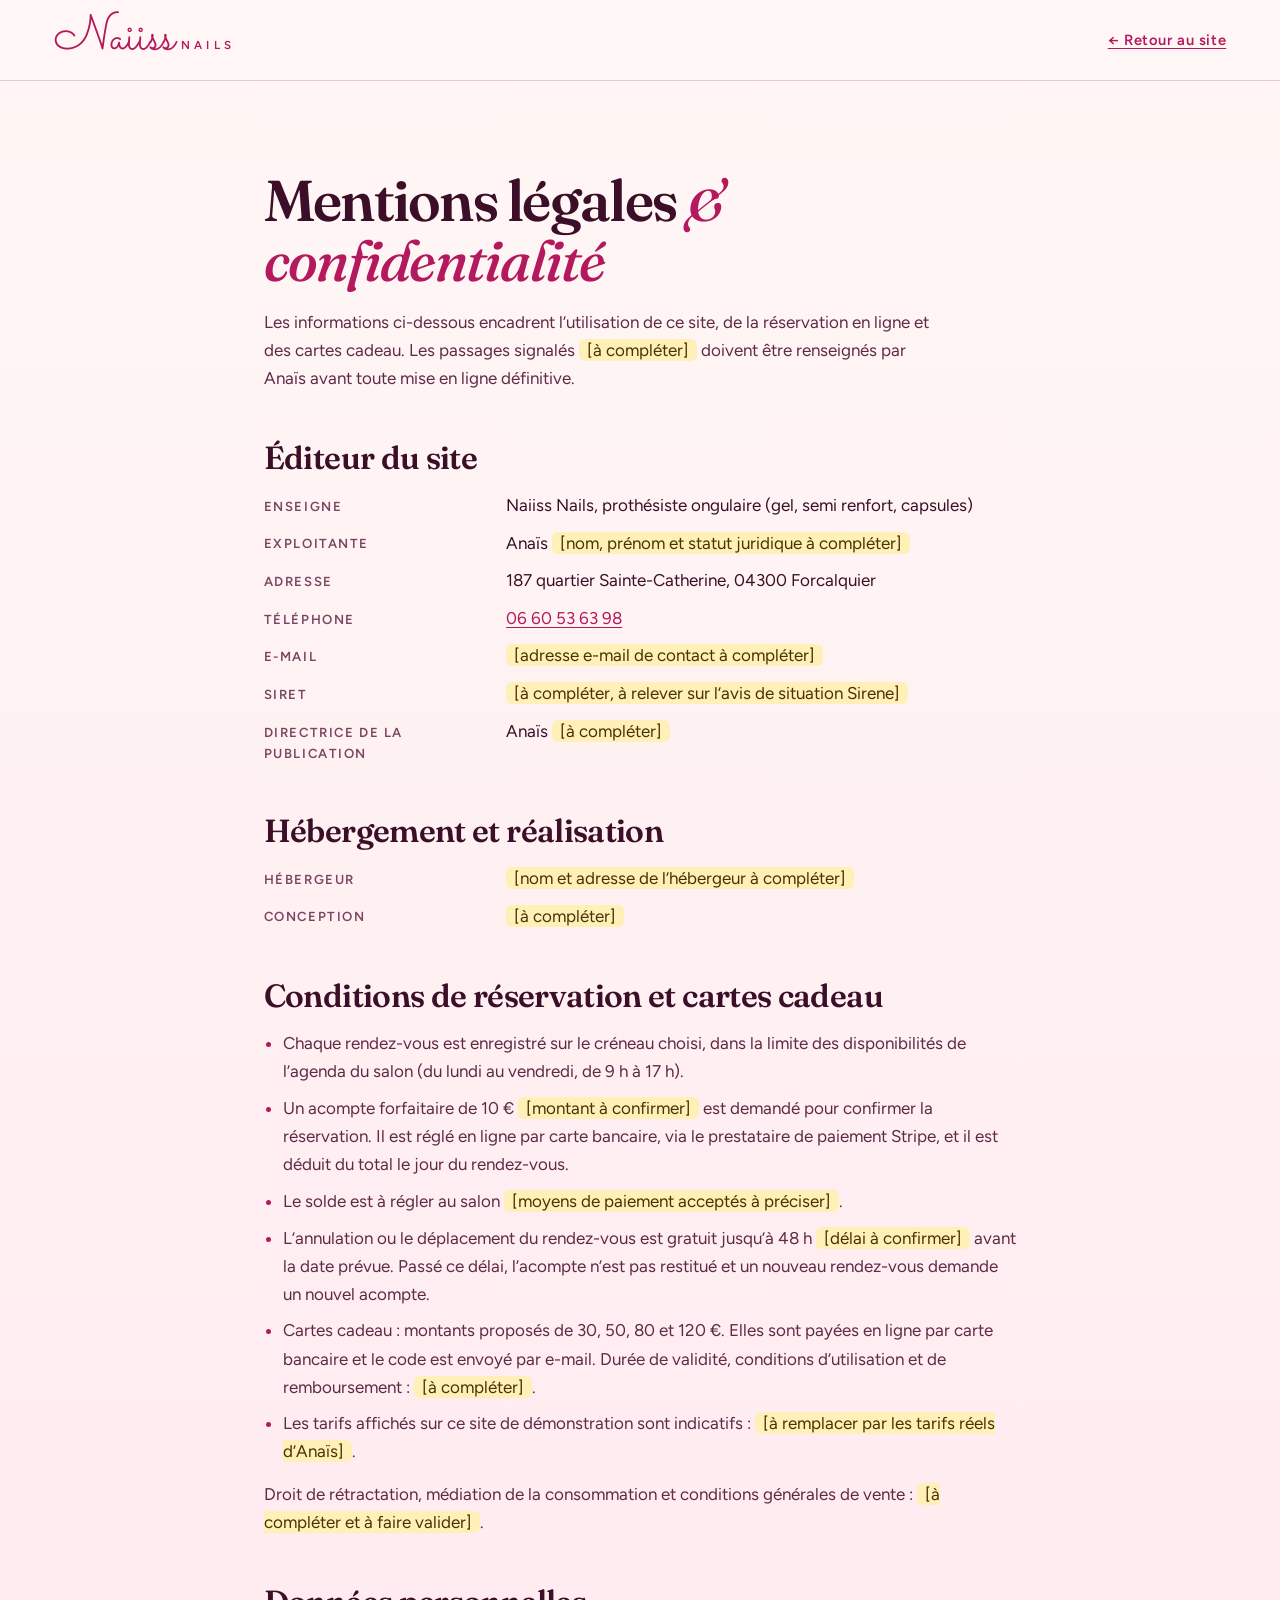
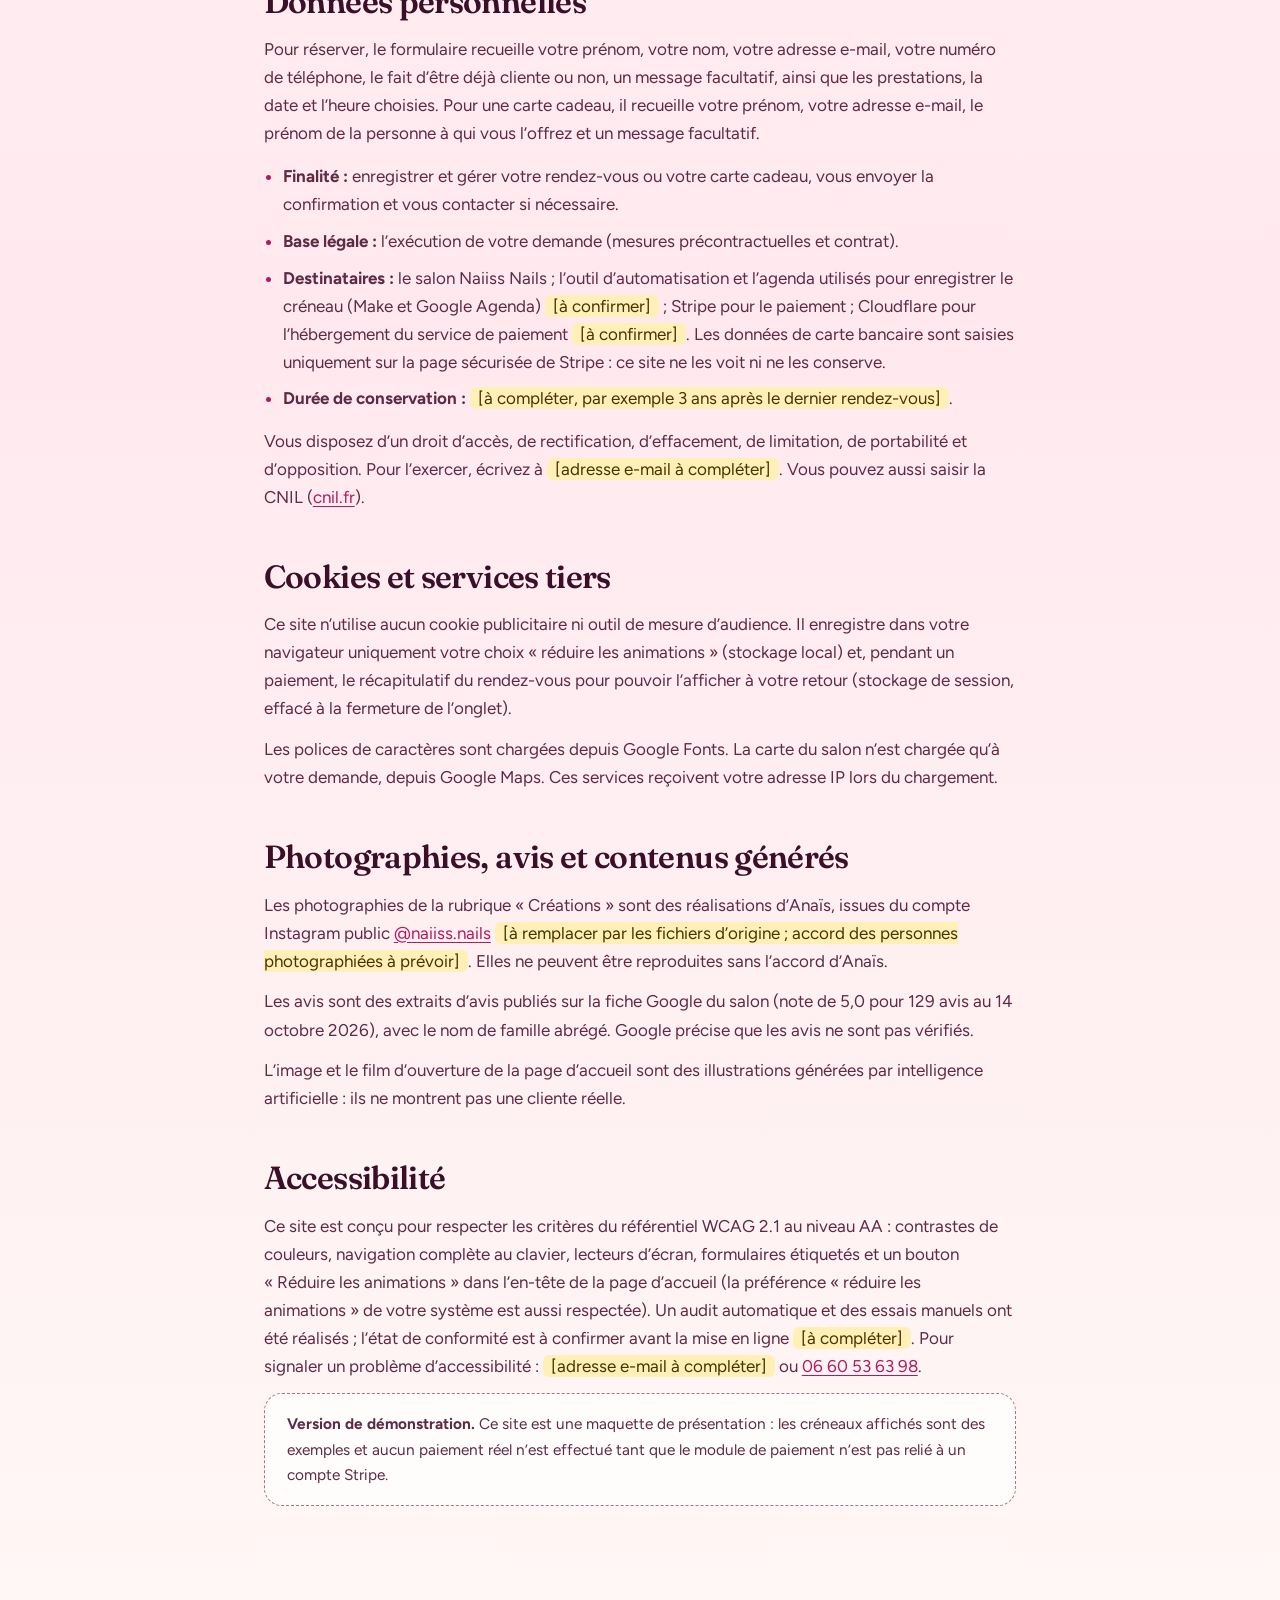
<file: mentions-legales.html>
<!doctype html>
<html lang="fr" data-motion="on">
<head>
<meta charset="utf-8">
<meta name="viewport" content="width=device-width, initial-scale=1, viewport-fit=cover">
<title>Mentions légales, conditions et confidentialité · Naiiss Nails</title>
<meta name="description" content="Mentions légales, conditions de réservation, cartes cadeau, confidentialité et accessibilité du site Naiiss Nails.">
<meta name="theme-color" content="#FFE9EF">
<!-- Démonstration : retirer cette ligne à la vraie mise en ligne -->
<meta name="robots" content="noindex, nofollow">
<link rel="icon" href="data:image/svg+xml,%3Csvg xmlns='http://www.w3.org/2000/svg' viewBox='0 0 64 64'%3E%3Cdefs%3E%3ClinearGradient id='g' x1='0' y1='0' x2='1' y2='1'%3E%3Cstop offset='0' stop-color='%23F58AB0'/%3E%3Cstop offset='1' stop-color='%23B3195C'/%3E%3C/linearGradient%3E%3C/defs%3E%3Cpath d='M32 4c9 12 18 21 18 32a18 18 0 0 1-36 0C14 25 23 16 32 4z' fill='url(%23g)'/%3E%3C/svg%3E">
<link rel="preconnect" href="https://fonts.googleapis.com">
<link rel="preconnect" href="https://fonts.gstatic.com" crossorigin>
<link href="https://fonts.googleapis.com/css2?family=Fraunces:ital,opsz,wght,SOFT,WONK@0,9..144,300..900,0..100,0..1;1,9..144,300..900,0..100,0..1&family=Figtree:wght@300..800&family=Sacramento&display=swap" rel="stylesheet">
<link rel="stylesheet" href="assets/css/style.css?v=5">
<style>
  body { background: linear-gradient(180deg, var(--cream), var(--blush) 60%, var(--cream)); }
  .lhead { display: flex; align-items: center; justify-content: space-between; gap: 16px; padding: 18px var(--gut); border-bottom: 1px solid var(--line); background: rgba(255, 247, 245, .9); }
  .lhead .logo { color: var(--berry); }
  .lhead .logo__script { color: var(--berry); }
  .lhead__back { display: inline-flex; align-items: center; min-height: 44px; font-weight: 600; font-size: .92rem; letter-spacing: .04em; }
  .legal { max-width: 860px; margin: 0 auto; padding: clamp(40px, 7vw, 100px) var(--gut) clamp(60px, 9vw, 130px); }
  .legal h1 { font: 600 clamp(2.2rem, 5vw, 3.6rem)/1.05 var(--ff-display); letter-spacing: -.03em; margin-bottom: 1rem; }
  .legal h1 em { color: var(--berry); font-weight: 500; }
  .legal__intro { color: var(--plum-2); margin-bottom: 2.2rem; max-width: 62ch; }
  .legal h2 { font: 600 clamp(1.5rem, 2.6vw, 2rem)/1.15 var(--ff-display); letter-spacing: -.02em; margin: 3rem 0 .9rem; color: var(--plum); scroll-margin-top: 90px; }
  .legal p, .legal li { color: var(--plum-2); }
  .legal p + p { margin-top: .8rem; }
  .legal ul { display: grid; gap: .55rem; margin: .9rem 0; padding-left: 1.2rem; list-style: disc; }
  .legal ul li::marker { color: var(--berry); }
  .legal dl { display: grid; grid-template-columns: minmax(150px, 220px) 1fr; gap: .6rem 1.4rem; margin: .9rem 0; }
  .legal dt { color: var(--plum-3); font-size: .82rem; letter-spacing: .12em; text-transform: uppercase; font-weight: 600; padding-top: .3rem; }
  .legal dd { margin: 0; }
  .todo { background: #FFF0B8; color: #4A3200; border-radius: 6px; padding: 1px 8px; font-style: normal; }
  .note { margin-top: 3rem; border: 1.5px dashed var(--line-strong); border-radius: 18px; padding: 1.1rem 1.4rem; background: rgba(255, 255, 255, .7); font-size: .96rem; }
  @media (max-width: 640px) { .legal dl { grid-template-columns: 1fr; gap: .1rem; } .legal dt { padding-top: .8rem; } }
</style>
</head>
<body>
<a class="skip" href="#main">Aller au contenu</a>
<header class="lhead">
  <a class="logo" href="index.html"><span class="logo__script">Naiiss</span> <span class="logo__sub">Nails</span><span class="sr-only"> : retour à l’accueil</span></a>
  <a class="lhead__back" href="index.html">← Retour au site</a>
</header>

<main class="legal" id="main">
  <h1>Mentions légales <em>&amp; confidentialité</em></h1>
  <p class="legal__intro">Les informations ci-dessous encadrent l’utilisation de ce site, de la réservation en ligne et des cartes cadeau. Les passages signalés <mark class="todo">[à compléter]</mark> doivent être renseignés par Anaïs avant toute mise en ligne définitive.</p>

  <h2 id="editeur">Éditeur du site</h2>
  <dl>
    <dt>Enseigne</dt><dd>Naiiss Nails, prothésiste ongulaire (gel, semi renfort, capsules)</dd>
    <dt>Exploitante</dt><dd>Anaïs <mark class="todo">[nom, prénom et statut juridique à compléter]</mark></dd>
    <dt>Adresse</dt><dd>187 quartier Sainte-Catherine, 04300 Forcalquier</dd>
    <dt>Téléphone</dt><dd><a href="tel:+33660536398">06 60 53 63 98</a></dd>
    <dt>E-mail</dt><dd><mark class="todo">[adresse e-mail de contact à compléter]</mark></dd>
    <dt>SIRET</dt><dd><mark class="todo">[à compléter, à relever sur l’avis de situation Sirene]</mark></dd>
    <dt>Directrice de la publication</dt><dd>Anaïs <mark class="todo">[à compléter]</mark></dd>
  </dl>

  <h2 id="hebergement">Hébergement et réalisation</h2>
  <dl>
    <dt>Hébergeur</dt><dd><mark class="todo">[nom et adresse de l’hébergeur à compléter]</mark></dd>
    <dt>Conception</dt><dd><mark class="todo">[à compléter]</mark></dd>
  </dl>

  <h2 id="conditions">Conditions de réservation et cartes cadeau</h2>
  <ul>
    <li>Chaque rendez-vous est enregistré sur le créneau choisi, dans la limite des disponibilités de l’agenda du salon (du lundi au vendredi, de 9&nbsp;h à 17&nbsp;h).</li>
    <li>Un acompte forfaitaire de 10&nbsp;€ <mark class="todo">[montant à confirmer]</mark> est demandé pour confirmer la réservation. Il est réglé en ligne par carte bancaire, via le prestataire de paiement Stripe, et il est déduit du total le jour du rendez-vous.</li>
    <li>Le solde est à régler au salon <mark class="todo">[moyens de paiement acceptés à préciser]</mark>.</li>
    <li>L’annulation ou le déplacement du rendez-vous est gratuit jusqu’à 48&nbsp;h <mark class="todo">[délai à confirmer]</mark> avant la date prévue. Passé ce délai, l’acompte n’est pas restitué et un nouveau rendez-vous demande un nouvel acompte.</li>
    <li>Cartes cadeau&nbsp;: montants proposés de 30, 50, 80 et 120&nbsp;€. Elles sont payées en ligne par carte bancaire et le code est envoyé par e-mail. Durée de validité, conditions d’utilisation et de remboursement&nbsp;: <mark class="todo">[à compléter]</mark>.</li>
    <li>Les tarifs affichés sur ce site de démonstration sont indicatifs&nbsp;: <mark class="todo">[à remplacer par les tarifs réels d’Anaïs]</mark>.</li>
  </ul>
  <p>Droit de rétractation, médiation de la consommation et conditions générales de vente&nbsp;: <mark class="todo">[à compléter et à faire valider]</mark>.</p>

  <h2 id="confidentialite">Données personnelles</h2>
  <p>Pour réserver, le formulaire recueille votre prénom, votre nom, votre adresse e-mail, votre numéro de téléphone, le fait d’être déjà cliente ou non, un message facultatif, ainsi que les prestations, la date et l’heure choisies. Pour une carte cadeau, il recueille votre prénom, votre adresse e-mail, le prénom de la personne à qui vous l’offrez et un message facultatif.</p>
  <ul>
    <li><b>Finalité&nbsp;:</b> enregistrer et gérer votre rendez-vous ou votre carte cadeau, vous envoyer la confirmation et vous contacter si nécessaire.</li>
    <li><b>Base légale&nbsp;:</b> l’exécution de votre demande (mesures précontractuelles et contrat).</li>
    <li><b>Destinataires&nbsp;:</b> le salon Naiiss Nails&nbsp;; l’outil d’automatisation et l’agenda utilisés pour enregistrer le créneau (Make et Google Agenda) <mark class="todo">[à confirmer]</mark>&nbsp;; Stripe pour le paiement&nbsp;; Cloudflare pour l’hébergement du service de paiement <mark class="todo">[à confirmer]</mark>. Les données de carte bancaire sont saisies uniquement sur la page sécurisée de Stripe&nbsp;: ce site ne les voit ni ne les conserve.</li>
    <li><b>Durée de conservation&nbsp;:</b> <mark class="todo">[à compléter, par exemple 3 ans après le dernier rendez-vous]</mark>.</li>
  </ul>
  <p>Vous disposez d’un droit d’accès, de rectification, d’effacement, de limitation, de portabilité et d’opposition. Pour l’exercer, écrivez à <mark class="todo">[adresse e-mail à compléter]</mark>. Vous pouvez aussi saisir la CNIL (<a href="https://www.cnil.fr" rel="noopener" target="_blank">cnil.fr<span class="sr-only"> (nouvelle fenêtre)</span></a>).</p>

  <h2 id="cookies">Cookies et services tiers</h2>
  <p>Ce site n’utilise aucun cookie publicitaire ni outil de mesure d’audience. Il enregistre dans votre navigateur uniquement votre choix «&nbsp;réduire les animations&nbsp;» (stockage local) et, pendant un paiement, le récapitulatif du rendez-vous pour pouvoir l’afficher à votre retour (stockage de session, effacé à la fermeture de l’onglet).</p>
  <p>Les polices de caractères sont chargées depuis Google Fonts. La carte du salon n’est chargée qu’à votre demande, depuis Google Maps. Ces services reçoivent votre adresse IP lors du chargement.</p>

  <h2 id="photos">Photographies, avis et contenus générés</h2>
  <p>Les photographies de la rubrique «&nbsp;Créations&nbsp;» sont des réalisations d’Anaïs, issues du compte Instagram public <a href="https://www.instagram.com/naiiss.nails/" rel="noopener" target="_blank">@naiiss.nails<span class="sr-only"> (nouvelle fenêtre)</span></a> <mark class="todo">[à remplacer par les fichiers d’origine ; accord des personnes photographiées à prévoir]</mark>. Elles ne peuvent être reproduites sans l’accord d’Anaïs.</p>
  <p>Les avis sont des extraits d’avis publiés sur la fiche Google du salon (note de 5,0 pour 129 avis au 14 octobre 2026), avec le nom de famille abrégé. Google précise que les avis ne sont pas vérifiés.</p>
  <p>L’image et le film d’ouverture de la page d’accueil sont des illustrations générées par intelligence artificielle&nbsp;: ils ne montrent pas une cliente réelle.</p>

  <h2 id="accessibilite">Accessibilité</h2>
  <p>Ce site est conçu pour respecter les critères du référentiel WCAG 2.1 au niveau AA&nbsp;: contrastes de couleurs, navigation complète au clavier, lecteurs d’écran, formulaires étiquetés et un bouton «&nbsp;Réduire les animations&nbsp;» dans l’en-tête de la page d’accueil (la préférence «&nbsp;réduire les animations&nbsp;» de votre système est aussi respectée). Un audit automatique et des essais manuels ont été réalisés ; l’état de conformité est à confirmer avant la mise en ligne <mark class="todo">[à compléter]</mark>. Pour signaler un problème d’accessibilité&nbsp;: <mark class="todo">[adresse e-mail à compléter]</mark> ou <a href="tel:+33660536398">06 60 53 63 98</a>.</p>

  <p class="note"><b>Version de démonstration.</b> Ce site est une maquette de présentation&nbsp;: les créneaux affichés sont des exemples et aucun paiement réel n’est effectué tant que le module de paiement n’est pas relié à un compte Stripe.</p>
</main>
<script>
  /* Préférence d'animations enregistrée sur le site principal */
  (function () {
    try { var s = localStorage.getItem('nn-motion'); if (s) document.documentElement.dataset.motion = s; else if (matchMedia('(prefers-reduced-motion: reduce)').matches) document.documentElement.dataset.motion = 'off'; } catch (e) { /* aucune */ }
  })();
</script>
</body>
</html>
</file>
<file: assets/css/style.css>
/* Naiiss Nails — feuille de style (sans dépendance).
   Contrastes vérifiés (WCAG 2.1 AA) : texte #3A0F27 sur #FFF7F5 = 15,6:1 ; accent #B3195C sur #FFF7F5 = 6,2:1 ; blanc sur #B3195C = 6,5:1 ;
   bordures de champs #B56E8E sur blanc = 3,8:1. Les animations se coupent avec prefers-reduced-motion ou le bouton « Animations ». */

:root {
  --cream: #FFF7F5; --blush: #FFE9EF; --petal: #FFD6E3; --white: #fff;
  --plum: #3A0F27; --plum-2: #5E2A45; --plum-3: #7A4560;
  --berry: #B3195C; --berry-2: #C21F68; --pink: #E0457F; --rose: #F4A6C3; --ink: #2A0B1D;
  --gold: #C8922E; --champ: #F5DDB0;
  --line: #EBC9D8; --line-strong: #B56E8E; --error: #A8102F;
  --ff-display: 'Fraunces', 'Iowan Old Style', Georgia, serif;
  --ff-script: 'Sacramento', 'Snell Roundhand', cursive;
  --ff-sans: 'Figtree', system-ui, -apple-system, 'Segoe UI', Roboto, sans-serif;
  --gut: clamp(18px, 4.2vw, 56px);
  --wrap: 1240px;
  --ease: cubic-bezier(.2, .8, .2, 1);
  --focus: #1F0A16; --focus-halo: #fff;
  --shadow: 0 30px 70px -28px rgba(120, 20, 70, .45);
  --header-h: 76px;
}
*, *::before, *::after { box-sizing: border-box; }
html { -webkit-text-size-adjust: 100%; scroll-behavior: smooth; scroll-padding-top: 88px; }
body { margin: 0; background: var(--cream); color: var(--plum); font: 400 1.0625rem/1.65 var(--ff-sans); font-variation-settings: 'SOFT' 100, 'WONK' 1; -webkit-font-smoothing: antialiased; text-rendering: optimizeLegibility; overflow-x: clip; }
body.is-locked { overflow: hidden; }
img, canvas, svg { display: block; max-width: 100%; }
svg { fill: currentColor; }
h1, h2, h3, h4, p, ul, ol, dl, dd, figure { margin: 0; padding: 0; }
ul, ol { list-style: none; }
a { color: var(--berry); text-underline-offset: .18em; }
a:hover { color: var(--plum); }
button, input, textarea, select { font: inherit; color: inherit; }
button { cursor: pointer; }
[hidden] { display: none !important; }
.wrap { width: min(var(--wrap), 100% - 2 * var(--gut)); margin-inline: auto; }
.sr-only { position: absolute !important; width: 1px; height: 1px; margin: -1px; padding: 0; overflow: hidden; clip: rect(0 0 0 0); white-space: nowrap; border: 0; }
.skip { position: fixed; left: 12px; top: -60px; z-index: 200; background: var(--plum); color: #fff; padding: .8em 1.2em; border-radius: 0 0 14px 14px; text-decoration: none; transition: top .2s; }
.skip:focus { top: 0; }

/* Focus visible : anneau à deux tons, lisible sur fond clair comme foncé */
:focus-visible { outline: 3px solid var(--focus); outline-offset: 3px; box-shadow: 0 0 0 6px var(--focus-halo); border-radius: 6px; }
.hero, .ritual, .contact, .foot, .lb, .menu, .pre, .top:not(.is-solid) { --focus: #fff; --focus-halo: #2A0B1D; }
.btn:focus-visible, .roundbtn:focus-visible, .iconbtn:focus-visible { border-radius: 999px; }

/* ---------- Typographie ---------- */
.display { font: 600 clamp(2.3rem, 4.8vw, 4.3rem)/1.05 var(--ff-display); letter-spacing: -.028em; color: var(--plum); text-wrap: balance; }
.display em { font-style: italic; font-weight: 500; color: var(--berry); letter-spacing: -.02em; }
.display--light { color: #fff; }
.display--light em { color: var(--petal); }
.lead { font-size: clamp(1.05rem, 1.5vw, 1.22rem); color: var(--plum-2); max-width: 58ch; line-height: 1.7; }
.eyebrow { font: 500 .78rem/1 var(--ff-sans); letter-spacing: .24em; text-transform: uppercase; color: var(--berry); display: inline-flex; align-items: center; gap: .9em; margin-bottom: 1.4rem; }
.eyebrow::before { content: ''; width: 34px; height: 1.5px; background: currentColor; opacity: .7; }
.eyebrow--light { color: var(--petal); }
.hero .eyebrow--light { color: #fff; padding: .7em 1.1em; border-radius: 999px; background: rgba(42, 11, 29, .74); -webkit-backdrop-filter: blur(10px); backdrop-filter: blur(10px); justify-self: start; margin-bottom: 0; }
.hero .eyebrow--light::before { width: 22px; }
.fineprint { font-size: .86rem; color: var(--plum-3); line-height: 1.5; }
.sec-head { max-width: 780px; margin-bottom: clamp(36px, 5vw, 64px); display: grid; gap: 1.2rem; }
.sec-head--center { margin-inline: auto; text-align: center; justify-items: center; }
section { position: relative; }
main { overflow-x: clip; }   /* le bandeau incliné dépasse : on le coupe ici (clip ne casse pas position: sticky) */

/* ---------- Boutons ---------- */
.btn { position: relative; isolation: isolate; overflow: hidden; display: inline-flex; align-items: center; justify-content: center; gap: .65em; min-height: 48px; padding: .8em 1.6em; border: 1.5px solid transparent; border-radius: 999px; background: none; font: 500 .96rem/1.1 var(--ff-sans); letter-spacing: .02em; text-decoration: none; white-space: nowrap; transition: transform .4s var(--ease), box-shadow .4s var(--ease), background-color .3s, color .3s, border-color .3s; }
.btn svg { width: 1.2em; height: 1.2em; flex: none; }
.btn--small { min-height: 44px; padding: .6em 1.25em; font-size: .9rem; }
.btn--big { min-height: 56px; padding: 1em 2em; font-size: 1.02rem; }
.btn--primary { color: #fff; background: linear-gradient(135deg, var(--berry), var(--berry-2)); box-shadow: 0 14px 34px -14px rgba(179, 25, 92, .75), inset 0 -3px 0 rgba(90, 0, 40, .22); }
/* reflet « vernis gel » sur le haut du bouton (hors de la zone du texte : le contraste du libellé reste ≥ 4,5:1) */
.btn--primary::after { content: ''; position: absolute; left: 12%; right: 12%; top: 4%; height: 26%; border-radius: 999px; background: linear-gradient(to bottom, rgba(255, 255, 255, .34), rgba(255, 255, 255, 0)); pointer-events: none; z-index: -1; }
.btn--primary::before { content: ''; position: absolute; inset: 0; z-index: -1; background: linear-gradient(110deg, transparent 30%, rgba(255, 255, 255, .38) 50%, transparent 70%); transform: translateX(-120%); transition: transform .8s var(--ease); }
.btn--primary:hover { color: #fff; transform: translateY(-2px); box-shadow: 0 20px 40px -14px rgba(179, 25, 92, .85); }
.btn--primary:hover::before { transform: translateX(120%); }
.btn--primary:disabled { background: #D9BBC8; color: #5B3A4B; box-shadow: none; cursor: not-allowed; transform: none; }
.btn--primary:disabled::before { display: none; }
.btn--glass { color: #fff; background: rgba(42, 11, 29, .42); -webkit-backdrop-filter: blur(12px) brightness(.62); backdrop-filter: blur(12px) brightness(.62); border-color: rgba(255, 255, 255, .6); }
.btn--glass:hover { color: #fff; background: rgba(42, 11, 29, .62); transform: translateY(-2px); }
.btn--ghost-dark { color: var(--plum); border-color: var(--line-strong); background: rgba(255, 255, 255, .6); }
.btn--ghost-dark:hover { color: #fff; background: var(--plum); border-color: var(--plum); transform: translateY(-2px); }
.btn--text { color: var(--plum-2); padding-inline: .6em; min-height: 44px; }
.btn--text:hover { color: var(--berry); }
.roundbtn, .iconbtn { display: inline-grid; place-items: center; width: 50px; height: 50px; border-radius: 50%; border: 1.5px solid var(--line-strong); background: #fff; color: var(--plum); transition: transform .3s var(--ease), background .3s, color .3s, border-color .3s; }
.roundbtn svg, .iconbtn svg { width: 22px; height: 22px; }
.roundbtn:hover:not(:disabled) { background: var(--plum); color: #fff; border-color: var(--plum); transform: scale(1.06); }
.roundbtn:disabled { opacity: .45; cursor: not-allowed; }
.roundbtn--sm { width: 44px; height: 44px; }
.iconbtn { width: 46px; height: 46px; background: transparent; border-color: transparent; color: inherit; }
.iconbtn:hover { background: rgba(255, 255, 255, .18); }
.iconbtn[aria-pressed="true"] { background: var(--petal); color: var(--plum); }

/* ---------- Écran d'ouverture ---------- */
.pre { position: fixed; inset: 0; z-index: 120; display: grid; place-items: center; pointer-events: all; }
.pre__curtain { position: absolute; top: 0; bottom: 0; width: 50.4%; background: linear-gradient(160deg, #FFE9EF, #FFC9DC 70%, #F7A8C6); transition: transform 1s var(--ease) .15s; }
.pre__curtain--l { left: 0; } .pre__curtain--r { right: 0; transform-origin: right; background: linear-gradient(200deg, #FFE9EF, #FFC9DC 70%, #F7A8C6); }
.pre__in { position: relative; z-index: 2; text-align: center; color: var(--plum); transition: opacity .5s, transform .8s var(--ease); }
.pre__logo { font: 400 clamp(5.6rem, 18vw, 11.5rem)/1 var(--ff-script); color: var(--berry); text-shadow: 0 0 22px rgba(244, 166, 195, .9), 0 0 60px rgba(224, 69, 127, .45); animation: preIn 1.1s var(--ease) both; }
.pre__sub { font: 500 .78rem/1 var(--ff-sans); letter-spacing: .5em; text-transform: uppercase; margin-top: .4rem; color: var(--plum-2); animation: preIn 1.1s var(--ease) .2s both; }
.pre__bar { width: min(220px, 56vw); height: 3px; margin: 2rem auto 0; background: rgba(58, 15, 39, .15); border-radius: 3px; overflow: hidden; }
.pre__bar i { display: block; height: 100%; width: 100%; transform-origin: 0 50%; transform: scaleX(var(--p, 0)); background: linear-gradient(90deg, var(--rose), var(--berry)); transition: transform .3s; }
.pre.is-done { pointer-events: none; }
.pre.is-done .pre__in { opacity: 0; transform: scale(1.06); }
.pre.is-done .pre__curtain--l { transform: translateX(-101%); }
.pre.is-done .pre__curtain--r { transform: translateX(101%); }
@keyframes preIn { from { opacity: 0; transform: translateY(18px) scale(.96); filter: blur(6px); } to { opacity: 1; transform: none; filter: none; } }
html:not(.js) .pre { display: none; }

.progress { position: fixed; top: 0; left: 0; right: 0; height: 3px; z-index: 70; pointer-events: none; }
.progress i { display: block; height: 100%; transform-origin: 0 50%; transform: scaleX(var(--p, 0)); background: linear-gradient(90deg, var(--rose), var(--berry) 60%, var(--gold)); }

/* ---------- En-tête ---------- */
.top { position: fixed; inset: 0 0 auto 0; z-index: 60; color: #fff; transition: background-color .4s, box-shadow .4s, color .4s, transform .5s var(--ease); }
.top::before { content: ''; position: absolute; inset: 0 0 -120px 0; z-index: -1; background: linear-gradient(to bottom, rgba(58, 10, 36, .8) 0, rgba(58, 10, 36, .66) 38%, rgba(58, 10, 36, 0) 100%); transition: opacity .4s; pointer-events: none; }
.top.is-solid { color: var(--plum); background: rgba(255, 247, 245, .86); -webkit-backdrop-filter: saturate(1.5) blur(16px); backdrop-filter: saturate(1.5) blur(16px); box-shadow: 0 1px 0 rgba(181, 110, 142, .28); }
.top.is-solid::before { opacity: 0; }
.top.is-hidden { transform: translateY(-100%); }
.top__in { display: flex; align-items: center; justify-content: space-between; gap: 18px; width: min(1500px, 100%); margin-inline: auto; padding: 12px var(--gut); min-height: var(--header-h); }
.logo { display: inline-flex; align-items: baseline; gap: .35em; color: inherit; text-decoration: none; }
.logo__script { font: 400 3.1rem/.8 var(--ff-script); }
.logo__sub { font: 600 .72rem/1 var(--ff-sans); letter-spacing: .38em; text-transform: uppercase; }
/* enseigne néon rose, comme le logo d'Anaïs, tant que l'en-tête est sur le film */
.top:not(.is-solid) .logo__script { color: #FFE3EE; text-shadow: 0 0 6px rgba(255, 255, 255, .55), 0 0 18px rgba(255, 110, 170, .95), 0 0 42px rgba(244, 90, 150, .7); }
.top:not(.is-solid) .logo__sub { text-shadow: 0 1px 14px rgba(42, 11, 29, .8); }
.top.is-solid .logo__script { color: var(--berry); }
.nav ul { display: flex; gap: clamp(14px, 2.4vw, 34px); }
.nav a { position: relative; display: inline-block; padding: .55em .1em; color: inherit; text-decoration: none; font-weight: 500; font-size: .95rem; letter-spacing: .02em; }
.nav a::after { content: ''; position: absolute; left: 0; right: 0; bottom: .2em; height: 1.5px; background: currentColor; transform: scaleX(0); transform-origin: 0 50%; transition: transform .45s var(--ease); }
.nav a:hover::after, .nav a:focus-visible::after, .nav a[aria-current="true"]::after { transform: scaleX(1); }
.nav a:hover { color: inherit; }
.top:not(.is-solid) .nav a { text-shadow: 0 1px 14px rgba(42, 11, 29, .55); }
.top__actions { display: flex; align-items: center; gap: 8px; }
.top__burger { display: none; }
@media (max-width: 1020px) { .nav { display: none; } .top__burger { display: inline-grid; } }
@media (max-width: 460px) { .top__cta { display: none; } }

.menu { position: fixed; inset: 0; z-index: 100; display: grid; align-content: center; justify-items: center; gap: 2rem; padding: 90px var(--gut) 40px; color: var(--cream); background: radial-gradient(900px 600px at 80% -10%, rgba(224, 69, 127, .45), transparent 60%), var(--ink); animation: menuIn .5s var(--ease) both; }
.menu__close { position: absolute; top: 14px; right: 14px; color: #fff; }
.menu ul { display: grid; gap: .2rem; text-align: center; }
.menu a { display: inline-block; padding: .25em .6em; font: italic 500 clamp(2.2rem, 9vw, 3.4rem)/1.15 var(--ff-display); color: var(--cream); text-decoration: none; }
.menu a:hover { color: var(--rose); }
.menu__foot a { font: 500 1rem/1 var(--ff-sans); display: inline-flex; align-items: center; gap: .5em; padding: .8em 1.2em; border: 1.5px solid rgba(255, 214, 227, .5); border-radius: 999px; }
.menu__foot svg { width: 1.2em; height: 1.2em; }
@keyframes menuIn { from { opacity: 0; transform: scale(1.03); } to { opacity: 1; transform: none; } }

/* ---------- Héros ---------- */
.hero { position: relative; height: 430vh; background: var(--ink); color: #fff; }
.hero__stage { position: sticky; top: 0; height: 100vh; height: 100svh; overflow: hidden; isolation: isolate; }
.hero__poster, .hero__canvas { position: absolute; inset: 0; width: 100%; height: 100%; object-fit: cover; }
.hero__canvas { opacity: 0; transition: opacity .6s; }
.hero__canvas.is-drawn { opacity: 1; }
/* en portrait, les images du film sont recadrées autour de l'ongle (56 % de la largeur) : l'image fixe suit le même cadrage, pas de saut au fondu */
@media (max-width: 820px) and (orientation: portrait) { .hero__poster { object-position: 58% 50%; } }
.hero__shade { position: absolute; inset: 0; background:
  linear-gradient(to top, rgba(58, 10, 36, .92) 0%, rgba(58, 10, 36, .8) 22%, rgba(58, 10, 36, .5) 42%, rgba(58, 10, 36, .18) 62%, rgba(58, 10, 36, 0) 80%),
  linear-gradient(to right, rgba(84, 8, 48, .7) 0%, rgba(84, 8, 48, .54) 38%, rgba(84, 8, 48, .2) 62%, rgba(84, 8, 48, 0) 80%); pointer-events: none; }
.hero__glitter { position: absolute; inset: 0; width: 100%; height: 100%; pointer-events: none; mix-blend-mode: screen; }
.hero__content { position: absolute; left: var(--gut); right: var(--gut); bottom: clamp(56px, 11vh, 120px); max-width: 860px; display: grid; gap: 1.5rem; }
.hero__title { font: 600 clamp(2.7rem, 7.4vw, 6.5rem)/.98 var(--ff-display); letter-spacing: -.035em; color: #fff; text-shadow: 0 4px 40px rgba(42, 11, 29, .5); text-wrap: balance; }
.hero__title em { display: block; font-style: italic; font-weight: 500; color: var(--petal); letter-spacing: -.03em; }
.hero__lead { max-width: 46ch; font-size: clamp(1.02rem, 1.5vw, 1.25rem); color: #fff; text-shadow: 0 2px 20px rgba(42, 11, 29, .65); }
.hero__cta { display: flex; flex-wrap: wrap; gap: 14px; }
html.js [data-hero] { opacity: 0; transform: translateY(26px); filter: blur(6px); transition: opacity 1.1s var(--ease), transform 1.1s var(--ease), filter 1.1s var(--ease); transition-delay: calc(var(--hd, 0) * 1ms); }
html.js.is-ready [data-hero] { opacity: 1; transform: none; filter: none; }
.hero__chapters { position: absolute; right: var(--gut); top: 50%; transform: translateY(-50%); width: min(300px, 32vw); display: grid; }
.hero__chapters li { grid-area: 1 / 1; display: grid; gap: .3rem; padding: 1.2rem 1.4rem; border-left: 2px solid var(--rose); background: rgba(42, 11, 29, .82); -webkit-backdrop-filter: blur(10px); backdrop-filter: blur(10px); border-radius: 0 20px 20px 0; opacity: 0; transform: translateX(26px); transition: opacity .6s var(--ease), transform .6s var(--ease); }
.hero__chapters li.is-on { opacity: 1; transform: none; }
.hero__chapters b { font: italic 500 1rem/1 var(--ff-display); color: var(--petal); letter-spacing: .1em; }
.hero__chapters span { font: italic 500 1.9rem/1.05 var(--ff-display); color: #fff; }
.hero__chapters small { font-size: .92rem; color: var(--cream); line-height: 1.45; }
.hero__meter { position: absolute; right: calc(var(--gut) * .5); top: 22%; bottom: 22%; width: 2px; background: rgba(255, 255, 255, .28); border-radius: 2px; }
.hero__meter i { position: absolute; left: 0; top: 0; width: 100%; height: 100%; transform-origin: 50% 0; transform: scaleY(var(--p, 0)); background: var(--rose); border-radius: 2px; }
.hero__cue { position: absolute; left: 50%; bottom: 22px; translate: -50% 0; display: grid; justify-items: center; gap: 4px; color: #fff; text-decoration: none; font: 500 .72rem/1 var(--ff-sans); letter-spacing: .3em; text-transform: uppercase; text-shadow: 0 2px 12px rgba(42, 11, 29, .7); transition: opacity .5s; }
.hero__cue:hover { color: #fff; }
.hero__cue svg { width: 22px; height: 22px; animation: bob 2s ease-in-out infinite; }
.hero__cue.is-off { opacity: 0; visibility: hidden; pointer-events: none; transition: opacity .5s, visibility 0s .5s; }   /* invisible = plus focalisable */
@keyframes bob { 0%, 100% { transform: translateY(0); } 50% { transform: translateY(7px); } }
@media (max-width: 860px) {
  .hero { height: 360vh; }
  .hero__chapters { top: 92px; bottom: auto; right: var(--gut); left: var(--gut); width: auto; transform: none; }   /* en haut, sous l'en-tête : ne recouvre ni le titre qui s'efface ni l'ongle */
  .hero__chapters small { display: none; }
  .hero__chapters li { padding: .8rem 1rem; }
  .hero__chapters span { font-size: 1.5rem; }
  .hero__meter { display: none; }
  .hero__content { bottom: 76px; }
  .hero__cta .btn { flex: 1 1 auto; }
}

/* ---------- Bandeau défilant ---------- */
.marquee { position: relative; z-index: 3; margin: -2.2rem -3vw 0; transform: rotate(-1.8deg); background: linear-gradient(90deg, var(--berry), #D4306F 60%, var(--berry)); color: #fff; overflow: hidden; box-shadow: 0 -14px 50px -20px rgba(42, 11, 29, .6); }
.marquee__row { overflow: hidden; padding: .55rem 0; }
.marquee__row--rev { background: var(--plum); color: var(--rose); }
.marquee__track { display: flex; width: max-content; align-items: center; animation: slide 46s linear infinite; font: italic 560 clamp(1.7rem, 3.6vw, 2.9rem)/1.2 var(--ff-display); letter-spacing: -.02em; white-space: nowrap; }
.marquee__row--rev .marquee__track { animation-direction: reverse; animation-duration: 58s; }
.marquee__track i { display: inline-block; width: .5em; height: .5em; margin: 0 .9em; background: currentColor; clip-path: polygon(50% 0, 62% 38%, 100% 50%, 62% 62%, 50% 100%, 38% 62%, 0 50%, 38% 38%); opacity: .85; }
@keyframes slide { to { transform: translateX(-50%); } }

/* ---------- L'univers ---------- */
.manifesto { background: var(--cream); padding: clamp(110px, 13vw, 200px) 0 clamp(80px, 10vw, 150px); overflow: hidden; overflow: clip; }
.manifesto::before { content: ''; position: absolute; inset: 0; background: radial-gradient(700px 520px at 85% 15%, rgba(244, 166, 195, .38), transparent 62%), radial-gradient(600px 460px at 5% 80%, rgba(255, 214, 227, .7), transparent 60%); pointer-events: none; }
.manifesto__grid { position: relative; display: grid; grid-template-columns: 1.05fr .95fr; gap: clamp(40px, 7vw, 110px); align-items: center; }
.manifesto__text { display: grid; gap: 1.6rem; justify-items: start; }
.facts { display: flex; flex-wrap: wrap; gap: clamp(18px, 3.4vw, 44px); margin: .6rem 0; }
.facts li { display: grid; gap: .15rem; }
.facts b { font: 600 clamp(2.4rem, 4.4vw, 3.5rem)/1 var(--ff-display); letter-spacing: -.03em; color: var(--berry); font-variant-numeric: lining-nums tabular-nums; }
.facts span { font-size: .92rem; color: var(--plum-2); display: inline-flex; align-items: center; gap: .35em; }
.facts .star { width: 1em; height: 1em; color: var(--gold); }
.manifesto__art { position: relative; min-height: clamp(420px, 52vw, 640px); }
.polaroid { position: absolute; margin: 0; padding: 12px 12px 44px; background: #fff; border-radius: 6px; box-shadow: var(--shadow); will-change: transform; }
.polaroid img { width: 100%; height: 100%; object-fit: cover; border-radius: 3px; }
.polaroid--a { left: 0; top: 0; width: 58%; aspect-ratio: 3 / 4; transform: translate3d(0, var(--py, 0px), 0) rotate(-5deg); }
.polaroid--b { right: 0; bottom: 0; width: 52%; aspect-ratio: 3 / 4; transform: translate3d(0, var(--py, 0px), 0) rotate(4deg); }
.badge { position: absolute; z-index: 2; right: 6%; top: 6%; width: clamp(130px, 15vw, 190px); aspect-ratio: 1; display: grid; place-items: center; color: var(--berry); transform: translate3d(0, var(--py, 0px), 0); }
.badge__ring { position: absolute; inset: 0; width: 100%; height: 100%; animation: spin 26s linear infinite; }
.badge__ring text { font: 500 13.5px var(--ff-sans); letter-spacing: .24em; text-transform: uppercase; fill: var(--plum); }
.badge__core { width: 44%; aspect-ratio: 1; display: grid; place-items: center; border-radius: 50%; background: linear-gradient(135deg, var(--berry), var(--berry-2)); color: #fff; box-shadow: 0 12px 30px -10px rgba(179, 25, 92, .7); }
.badge__core svg { width: 46%; height: 46%; }
@keyframes spin { to { transform: rotate(360deg); } }
@media (max-width: 480px) { .badge { right: 1%; top: 0; width: 110px; } .polaroid--a { width: 62%; } .polaroid--b { width: 56%; } }
@media (max-width: 900px) { .manifesto__grid { grid-template-columns: 1fr; } .manifesto__art { min-height: 440px; max-width: 520px; margin-inline: auto; width: 100%; } }

/* ---------- Prestations ---------- */
.services { background: linear-gradient(180deg, var(--cream), var(--blush) 55%, var(--cream)); padding: clamp(80px, 10vw, 150px) 0; }
.svc-grid { display: grid; grid-template-columns: repeat(3, 1fr); gap: clamp(16px, 2vw, 28px); perspective: 1400px; }
.svc { position: relative; isolation: isolate; min-height: clamp(520px, 46vw, 620px); border-radius: 30px; overflow: hidden; color: #fff; display: flex; flex-direction: column; justify-content: flex-end; padding: clamp(24px, 2.4vw, 36px); box-shadow: var(--shadow); transform: rotateX(var(--rx, 0deg)) rotateY(var(--ry, 0deg)); transition: transform .5s var(--ease); transform-style: preserve-3d; will-change: transform; }
.svc__img { position: absolute; inset: 0; z-index: -3; width: 100%; height: 100%; object-fit: cover; transition: transform 1.2s var(--ease); }
.svc::before { content: ''; position: absolute; inset: 0; z-index: -2; background: linear-gradient(to top, rgba(42, 11, 29, .95) 0%, rgba(42, 11, 29, .88) 50%, rgba(42, 11, 29, .6) 74%, rgba(42, 11, 29, .08) 95%); }
.svc::after { content: ''; position: absolute; inset: 0; z-index: -1; background: radial-gradient(420px 420px at var(--mx, 50%) var(--my, 30%), rgba(255, 255, 255, .28), transparent 60%); opacity: 0; transition: opacity .4s; pointer-events: none; }
.svc:hover .svc__img { transform: scale(1.08); }
.svc:hover::after { opacity: 1; }
.svc__n { position: absolute; top: 22px; left: 28px; font: italic 500 3.9rem/1 var(--ff-display); letter-spacing: -.04em; color: rgba(255, 255, 255, .94); text-shadow: 0 4px 30px rgba(42, 11, 29, .6); }
.svc .svc__kicker { font: 600 .74rem/1.2 var(--ff-sans); letter-spacing: .24em; text-transform: uppercase; color: var(--champ); margin-bottom: .8rem; max-width: none; }
.svc h3 { font: 600 clamp(1.9rem, 2.7vw, 2.6rem)/1.02 var(--ff-display); letter-spacing: -.03em; margin-bottom: .7rem; }
.svc p { color: #fff; font-size: 1rem; line-height: 1.6; margin-bottom: 1.2rem; max-width: 40ch; }
.svc__meta { display: flex; align-items: center; justify-content: space-between; gap: 12px; flex-wrap: wrap; }
.svc__price { font: 500 1rem/1.2 var(--ff-sans); color: var(--champ); }
.svc__price b { font: 500 2.1rem/1 var(--ff-display); color: #fff; }
@media (max-width: 1020px) { .svc-grid { grid-template-columns: 1fr; } .svc { min-height: 500px; } }
.extras { margin-top: clamp(40px, 5vw, 72px); display: grid; gap: 1.2rem; }
.extras__title { font: italic 500 clamp(1.7rem, 2.6vw, 2.3rem)/1.1 var(--ff-display); color: var(--plum); }
.chips { display: flex; flex-wrap: wrap; gap: 10px; }
.chips li { display: inline-flex; align-items: baseline; gap: .7em; padding: .7em 1.2em; border-radius: 999px; background: #fff; border: 1.5px solid var(--line); font-weight: 500; transition: transform .35s var(--ease), border-color .3s, box-shadow .3s; }
.chips li:hover { transform: translateY(-3px); border-color: var(--berry); box-shadow: 0 14px 30px -16px rgba(179, 25, 92, .6); }
.chips li span { color: var(--berry); font-weight: 600; }
.chips li small { color: var(--plum-3); font-size: .82rem; }

/* ---------- Le rituel (défilement horizontal épinglé) ---------- */
.ritual { background: radial-gradient(900px 640px at 12% 0%, rgba(255, 170, 205, .38), transparent 60%), radial-gradient(800px 560px at 100% 100%, rgba(255, 214, 227, .2), transparent 60%), linear-gradient(160deg, #6B0E3A 0%, #A5154F 55%, #8F1049 100%); color: var(--cream); height: 330vh; }
.ritual__pin { position: sticky; top: 0; height: 100vh; height: 100svh; display: flex; flex-direction: column; justify-content: center; gap: clamp(28px, 5vh, 56px); overflow: hidden; }
.ritual__head { display: grid; gap: .4rem; }
.ritual__rail { position: relative; }
.ritual__steps { display: flex; gap: clamp(16px, 2.4vw, 32px); width: max-content; padding-inline: var(--gut); will-change: transform; }
.rstep { width: min(430px, 80vw); display: grid; gap: .8rem; align-content: start; padding: clamp(26px, 3vw, 40px); border-radius: 30px; background: linear-gradient(160deg, rgba(255, 255, 255, .1), rgba(255, 255, 255, .03)); border: 1px solid rgba(255, 214, 227, .28); -webkit-backdrop-filter: blur(10px); backdrop-filter: blur(10px); min-height: clamp(260px, 36vh, 340px); }
.rstep__n { font: italic 600 clamp(3.4rem, 5.6vw, 4.8rem)/.9 var(--ff-display); letter-spacing: -.05em; background: linear-gradient(135deg, #fff, var(--petal) 55%, var(--champ)); -webkit-background-clip: text; background-clip: text; color: transparent; }
.rstep h3 { font: 600 clamp(1.7rem, 2.3vw, 2.1rem)/1.08 var(--ff-display); letter-spacing: -.025em; color: #fff; }
.rstep p { color: var(--cream); font-size: 1.02rem; line-height: 1.65; }
.ritual__line { position: absolute; left: var(--gut); right: var(--gut); bottom: clamp(20px, 5vh, 46px); width: calc(100% - 2 * var(--gut)); height: 40px; overflow: visible; }
.ritual__line path { fill: none; stroke: var(--rose); stroke-width: 2.5; stroke-linecap: round; stroke-dasharray: 1; stroke-dashoffset: calc(1 - var(--p, 0)); opacity: .85; }
@media (max-width: 860px) {
  .ritual { height: auto; padding: 90px 0; }
  .ritual__pin { position: static; height: auto; overflow: visible; }
  .ritual__steps { width: auto; flex-direction: column; padding-inline: var(--gut); }
  .rstep { width: 100%; min-height: 0; }
  .ritual__line { display: none; }
}

/* ---------- Créations ---------- */
.gallery-sec { background: var(--cream); padding: clamp(90px, 11vw, 160px) 0; overflow: hidden; overflow: clip; }
.gallery { display: grid; grid-template-columns: repeat(4, 1fr); gap: clamp(10px, 1.6vw, 20px); align-items: start; }
.gcol { display: grid; gap: clamp(10px, 1.6vw, 20px); will-change: transform; }
.gcol:nth-child(even) { margin-top: clamp(30px, 6vw, 80px); }
.gitem { position: relative; border-radius: 22px; overflow: hidden; background: var(--petal); box-shadow: 0 18px 44px -26px rgba(120, 20, 70, .6); }
.gitem button { display: block; width: 100%; padding: 0; border: 0; background: none; cursor: zoom-in; border-radius: inherit; }
.gitem img { width: 100%; height: auto; transition: transform 1s var(--ease), filter .6s; }
.gitem button::after { content: ''; position: absolute; inset: 0; background: linear-gradient(to top, rgba(42, 11, 29, .5), transparent 50%); opacity: 0; transition: opacity .4s; }
.gitem button:hover img, .gitem button:focus-visible img { transform: scale(1.07); }
.gitem button:hover::after, .gitem button:focus-visible::after { opacity: 1; }
.gitem .zoom { position: absolute; right: 12px; bottom: 12px; z-index: 2; width: 42px; height: 42px; display: grid; place-items: center; border-radius: 50%; background: #fff; color: var(--plum); opacity: 0; transform: scale(.7); transition: opacity .35s, transform .35s var(--ease); }
.gitem .zoom svg { width: 20px; height: 20px; }
.gitem button:hover .zoom, .gitem button:focus-visible .zoom { opacity: 1; transform: none; }
.gallery__more { margin-top: clamp(40px, 5vw, 64px); text-align: center; }
@media (max-width: 1000px) { .gallery { grid-template-columns: repeat(3, 1fr); } }
@media (max-width: 640px) { .gallery { grid-template-columns: repeat(2, 1fr); } }

.lb { position: fixed; inset: 0; z-index: 110; display: grid; grid-template-columns: auto 1fr auto; align-items: center; gap: 12px; padding: 18px; background: rgba(42, 11, 29, .92); -webkit-backdrop-filter: blur(14px); backdrop-filter: blur(14px); animation: menuIn .4s var(--ease) both; }
.lb__close { position: absolute; top: 14px; right: 14px; z-index: 2; color: #fff; background: rgba(255, 255, 255, .14); }
.lb__fig { display: grid; justify-items: center; gap: 12px; min-height: 0; }
.lb__fig img { width: auto; max-width: 100%; max-height: calc(100vh - 140px); max-height: calc(100svh - 140px); border-radius: 18px; object-fit: contain; box-shadow: 0 30px 80px rgba(0, 0, 0, .5); }
.lb figcaption { color: var(--cream); text-align: center; max-width: 60ch; font-size: .98rem; }
.lb .roundbtn { background: rgba(255, 255, 255, .14); color: #fff; border-color: rgba(255, 255, 255, .5); }
.lb .roundbtn:hover { background: #fff; color: var(--plum); }
@media (max-width: 640px) { .lb { grid-template-columns: 1fr; grid-template-rows: 1fr auto; } .lb__prev, .lb__next { position: absolute; bottom: 18px; } .lb__prev { left: 18px; } .lb__next { right: 18px; } }

/* ---------- Avis ---------- */
.reviews { background: linear-gradient(180deg, var(--blush), var(--cream)); padding: clamp(80px, 10vw, 150px) 0 clamp(50px, 6vw, 90px); overflow: hidden; overflow: clip; }
.reviews__head { display: flex; justify-content: space-between; align-items: flex-end; gap: 30px; flex-wrap: wrap; margin-bottom: clamp(30px, 4vw, 56px); }
.score { display: flex; align-items: center; gap: 18px; padding: 16px 26px; border-radius: 999px; background: #fff; box-shadow: var(--shadow); }
.score__n { font: 500 clamp(3rem, 5vw, 4.2rem)/1 var(--ff-display); color: var(--berry); }
.score__meta { display: grid; gap: 2px; }
.stars { display: inline-flex; gap: 2px; color: var(--gold); }
.stars svg { width: 20px; height: 20px; }
.score__meta a { font-weight: 500; font-size: .95rem; }
.slider__track { display: flex; gap: clamp(14px, 2vw, 26px); overflow-x: auto; scroll-snap-type: x mandatory; scroll-padding-inline: var(--gut); padding: 12px var(--gut) 34px; scrollbar-width: none; -webkit-overflow-scrolling: touch; overscroll-behavior-x: contain; }
.slider__track::-webkit-scrollbar { display: none; }
.review { flex: 0 0 min(430px, 84vw); scroll-snap-align: start; display: flex; flex-direction: column; gap: 1rem; padding: clamp(24px, 2.6vw, 34px); border-radius: 28px; background: #fff; border: 1px solid var(--line); box-shadow: 0 22px 50px -30px rgba(120, 20, 70, .55); transition: transform .5s var(--ease), box-shadow .5s; position: relative; }
.review:hover { transform: translateY(-6px) rotate(-.4deg); box-shadow: 0 30px 60px -28px rgba(120, 20, 70, .6); }
.review::before { content: '“'; position: absolute; top: 6px; right: 22px; font: italic 500 7rem/1 var(--ff-display); color: var(--petal); pointer-events: none; }
.review blockquote { margin: 0; font: italic 500 clamp(1.2rem, 1.7vw, 1.42rem)/1.38 var(--ff-display); color: var(--plum); position: relative; }
.review footer { margin-top: auto; display: flex; align-items: center; gap: 12px; }
.review__av { width: 46px; height: 46px; border-radius: 50%; display: grid; place-items: center; background: linear-gradient(135deg, var(--rose), var(--berry)); color: #fff; font: 600 1.05rem/1 var(--ff-sans); flex: none; }
.review__who { display: grid; line-height: 1.25; }
.review__who b { font-weight: 600; }
.review__who span { font-size: .84rem; color: var(--plum-3); }
.slider__ctrl { display: flex; align-items: center; justify-content: center; gap: 22px; }
.slider__count { min-width: 5ch; text-align: center; font-weight: 500; font-variant-numeric: tabular-nums; color: var(--plum-2); }
.reviews__note { margin-top: 28px; text-align: center; }

/* ---------- Réservation ---------- */
.book { background: linear-gradient(180deg, var(--cream), var(--blush) 40%, var(--petal)); padding: clamp(90px, 11vw, 160px) 0; overflow: hidden; overflow: clip; }
.book::before { content: ''; position: absolute; inset: 0; background: radial-gradient(520px 420px at 90% 8%, rgba(244, 166, 195, .5), transparent 65%); pointer-events: none; }
.services .wrap, .gallery-sec .wrap, .book .wrap, .reviews .wrap { position: relative; z-index: 1; }
.demo-banner { margin: -10px auto 26px; max-width: 880px; padding: 14px 20px; border-radius: 16px; background: #fff; border: 1.5px dashed var(--line-strong); font-size: .94rem; color: var(--plum); }
.stepper { display: flex; justify-content: center; gap: clamp(6px, 2vw, 22px); margin: 0 auto 30px; flex-wrap: wrap; }
.stepper li { display: flex; align-items: center; gap: 10px; padding: 8px 18px 8px 8px; border-radius: 999px; background: rgba(255, 255, 255, .6); color: var(--plum-2); font-weight: 500; font-size: .92rem; transition: background .3s, color .3s; }
.stepper__n { width: 32px; height: 32px; display: grid; place-items: center; border-radius: 50%; background: #fff; border: 1.5px solid var(--line-strong); font-weight: 600; font-size: .9rem; }
.stepper li.is-on { background: var(--plum); color: #fff; }
.stepper li.is-on .stepper__n { background: linear-gradient(135deg, var(--berry), var(--berry-2)); border-color: transparent; color: #fff; }
.stepper li.is-done { color: var(--plum); }
.stepper li.is-done .stepper__n { background: var(--berry); border-color: var(--berry); color: #fff; }
@media (max-width: 640px) { .stepper__t { display: none; } .stepper li { padding: 6px; } .stepper li.is-on .stepper__t { display: inline; padding-right: 10px; } }
.flow { display: grid; grid-template-columns: minmax(0, 1fr) 370px; gap: clamp(18px, 2.4vw, 34px); align-items: start; }
.flow__main { background: #fff; border-radius: 32px; padding: clamp(22px, 3vw, 44px); box-shadow: var(--shadow); border: 1px solid var(--line); min-height: 420px; }
.flow__side { position: sticky; top: 96px; }
@media (max-width: 980px) { .flow { grid-template-columns: minmax(0, 1fr); } .flow__side { position: static; } }
.step__title { font: 500 clamp(1.8rem, 2.8vw, 2.5rem)/1.1 var(--ff-display); margin-bottom: 1.4rem; }
.step:not(.is-on) { display: none; }
.step.is-on { animation: stepIn .55s var(--ease) both; }
@keyframes stepIn { from { opacity: 0; transform: translateY(16px); } to { opacity: 1; transform: none; } }

.tabs { display: flex; gap: 8px; flex-wrap: wrap; margin-bottom: 1.4rem; }
.tab { position: relative; min-height: 44px; padding: .55em 1.2em; border-radius: 999px; border: 1.5px solid var(--line-strong); background: #fff; color: var(--plum); font-weight: 500; font-size: .94rem; transition: background .3s, color .3s, border-color .3s, transform .3s var(--ease); }
.tab:hover { transform: translateY(-2px); }
.tab.is-on { background: var(--plum); color: #fff; border-color: var(--plum); }
.tab sup { margin-left: .4em; display: inline-grid; place-items: center; min-width: 1.5em; height: 1.5em; padding: 0 .3em; border-radius: 999px; background: var(--berry); color: #fff; font-size: .72rem; font-weight: 600; vertical-align: top; }
.tab sup:empty { display: none; }
.mgroup { display: none; }
.mgroup.is-on { display: block; animation: stepIn .5s var(--ease) both; }
.mgroup__head { margin-bottom: 1rem; display: grid; gap: .3rem; }
.mgroup__k { font: 500 .74rem/1 var(--ff-sans); letter-spacing: .22em; text-transform: uppercase; color: var(--berry); }
.mgroup__head h3 { font: 500 1.9rem/1.1 var(--ff-display); }
.mgroup__head p { color: var(--plum-2); max-width: 60ch; }
.mrow { display: grid; grid-template-columns: 1fr auto; gap: 8px 18px; align-items: center; padding: 18px 20px; margin-bottom: 10px; border-radius: 20px; border: 1.5px solid var(--line); background: var(--cream); transition: border-color .3s, background .3s, transform .35s var(--ease), box-shadow .3s; }
.mrow:hover { border-color: var(--line-strong); transform: translateY(-2px); }
.mrow.is-sel { border-color: var(--berry); background: var(--blush); box-shadow: 0 16px 34px -22px rgba(179, 25, 92, .7); }
.mrow__name { font: 600 1.05rem/1.3 var(--ff-sans); }
.mrow__more { margin-top: 2px; padding: 4px 0; min-height: 32px; background: none; border: 0; color: var(--berry); font-size: .88rem; text-decoration: underline; text-underline-offset: .2em; }
.mrow__right { display: flex; align-items: center; gap: 16px; }
.mrow__meta { display: grid; justify-items: end; line-height: 1.25; font-size: .9rem; color: var(--plum-2); }
.mrow__price { font: 500 1.5rem/1 var(--ff-display); color: var(--plum); }
.mrow__add { width: 48px; height: 48px; display: grid; place-items: center; border-radius: 50%; border: 1.5px solid var(--berry); background: #fff; color: var(--berry); transition: background .3s, color .3s, transform .3s var(--ease); }
.mrow__add svg { width: 22px; height: 22px; }
.mrow__add:hover { transform: scale(1.08); }
.mrow.is-sel .mrow__add { background: var(--berry); color: #fff; }
.mrow__desc { grid-column: 1 / -1; display: none; color: var(--plum-2); font-size: .96rem; padding-top: 6px; border-top: 1px dashed var(--line); }
.mrow.is-open .mrow__desc { display: block; }
.mrow__addon { display: inline-block; margin-left: .5em; padding: .1em .6em; border-radius: 999px; background: var(--petal); color: var(--plum); font-size: .72rem; font-weight: 500; vertical-align: middle; }

.when { display: grid; grid-template-columns: minmax(0, 420px) 1fr; gap: clamp(20px, 3vw, 44px); }
@media (max-width: 860px) { .when { grid-template-columns: 1fr; } }
.cal { background: var(--cream); border: 1.5px solid var(--line); border-radius: 24px; padding: 18px; }
.cal__head { display: flex; align-items: center; justify-content: space-between; margin-bottom: 10px; }
.cal__title { font: 500 1.5rem/1 var(--ff-display); }
.cal__title::first-letter, .slots__title::first-letter { text-transform: uppercase; }
.cal__dow, .cal__days { display: grid; grid-template-columns: repeat(7, 1fr); gap: 4px; text-align: center; }
.cal__dow span { font-size: .74rem; font-weight: 600; color: var(--plum-3); letter-spacing: .1em; padding: 6px 0; }
.cday { min-height: 44px; aspect-ratio: 1; border-radius: 50%; border: 1.5px solid transparent; background: none; font-weight: 500; font-variant-numeric: tabular-nums; color: var(--plum); transition: background .25s, color .25s, transform .25s var(--ease); }
.cday.is-blank { pointer-events: none; }
.cday:disabled { color: #8A6A7C; opacity: .6; cursor: not-allowed; text-decoration: line-through; text-decoration-color: rgba(138, 106, 124, .4); }
.cday.is-open { background: #fff; border-color: var(--line); }
.cday.is-open:hover { background: var(--petal); transform: scale(1.08); }
.cday.is-today { border-color: var(--plum); }
.cday.is-sel { background: var(--berry); border-color: var(--berry); color: #fff; }
.cal__legend { margin-top: 10px; text-align: center; }
.slots__title { font: 500 1.7rem/1.15 var(--ff-display); margin-bottom: .3rem; }
.slots__sub { color: var(--plum-2); font-size: .96rem; margin-bottom: 1rem; }
.slots__grid { display: grid; grid-template-columns: repeat(auto-fill, minmax(104px, 1fr)); gap: 10px; }
.slot { min-height: 48px; border-radius: 14px; border: 1.5px solid var(--line-strong); background: #fff; font-weight: 500; font-variant-numeric: tabular-nums; transition: background .25s, color .25s, border-color .25s, transform .25s var(--ease); }
.slot:hover { background: var(--petal); transform: translateY(-2px); }
.slot[aria-pressed="true"] { background: var(--berry); color: #fff; border-color: var(--berry); }
.slots__empty { grid-column: 1 / -1; color: var(--plum-2); padding: 14px; background: var(--cream); border-radius: 14px; }

.form { display: grid; grid-template-columns: 1fr 1fr; gap: 18px 20px; }
.fld { display: grid; gap: 6px; align-content: start; min-width: 0; }
.fld--wide { grid-column: 1 / -1; }
.fld label, .fld legend { font-weight: 500; font-size: .94rem; }
.opt { font-weight: 400; color: var(--plum-3); }
input[type="text"], input[type="email"], input[type="tel"], textarea { width: 100%; min-height: 52px; padding: .8em 1em; border-radius: 14px; border: 1.5px solid var(--line-strong); background: #fff; color: var(--plum); transition: border-color .25s, box-shadow .25s; }
textarea { resize: vertical; min-height: 110px; }
input::placeholder, textarea::placeholder { color: #7A5A6C; opacity: 1; }
input:focus-visible, textarea:focus-visible { outline: 3px solid var(--focus); outline-offset: 2px; box-shadow: 0 0 0 6px var(--focus-halo); border-radius: 14px; }
input.is-bad, textarea.is-bad { border-color: var(--error); background: #FFF3F5; }
.err { min-height: 0; color: var(--error); font-size: .88rem; font-weight: 500; }
.err:not(:empty)::before { content: '⚠ '; }
.radio { border: 0; padding: 0; margin: 0; display: flex; gap: 10px; flex-wrap: wrap; align-items: center; }
.radio legend { width: 100%; padding: 0; margin-bottom: 6px; }
.radio label { position: relative; display: inline-flex; }
.radio input { position: absolute; opacity: 0; inset: 0; width: 100%; height: 100%; margin: 0; cursor: pointer; }
.radio span { display: inline-flex; align-items: center; min-height: 48px; padding: .5em 1.3em; border-radius: 999px; border: 1.5px solid var(--line-strong); background: #fff; font-weight: 500; transition: background .25s, color .25s, border-color .25s; }
.radio input:checked + span { background: var(--plum); color: #fff; border-color: var(--plum); }
.radio input:focus-visible + span { outline: 3px solid var(--focus); outline-offset: 3px; box-shadow: 0 0 0 6px var(--focus-halo); }
.check label { display: flex; gap: 12px; align-items: flex-start; font-weight: 400; font-size: .95rem; cursor: pointer; }
.check input { width: 24px; height: 24px; margin: 2px 0 0; accent-color: var(--berry); flex: none; }
.hp { position: absolute !important; left: -9999px; width: 1px; height: 1px; overflow: hidden; }
@media (max-width: 640px) { .form { grid-template-columns: 1fr; } }

.pay { display: grid; gap: 1.2rem; justify-items: start; }
.pay__amount b { font: 500 clamp(3.4rem, 7vw, 5.4rem)/1 var(--ff-display); color: var(--berry); }
.pay__rest { color: var(--plum-2); font-size: 1rem; }
.pay__list { display: grid; gap: .7rem; padding: 18px 20px; border-radius: 20px; background: var(--cream); border: 1.5px solid var(--line); width: 100%; }
.pay__list li { display: flex; gap: 12px; align-items: flex-start; font-size: .96rem; }
.pay__list svg { width: 22px; height: 22px; color: var(--berry); flex: none; margin-top: 2px; }
/* barre collante du tunnel (téléphone) : total, acompte et bouton toujours à portée de pouce */
.flowbar { display: none; }
@media (max-width: 980px) {
  .flowbar { position: sticky; bottom: 10px; z-index: 25; display: flex; align-items: center; justify-content: space-between; gap: 12px; margin: 22px -6px -6px; padding: 10px 10px 10px 18px; border-radius: 999px; background: var(--plum); color: #fff; box-shadow: 0 18px 40px -14px rgba(42, 11, 29, .7); }
  .flowbar[hidden] { display: none; }
  .flowbar__sum { display: grid; line-height: 1.15; }
  .flowbar__sum b { font: 600 1.35rem/1.1 var(--ff-display); font-variant-numeric: lining-nums; }
  .flowbar__sum small { font-size: .78rem; color: #E9C9D8; }
  .flowbar__sum small span { color: var(--champ); font-weight: 600; }
  .flowbar .btn { min-height: 48px; padding: .7em 1.2em; font-size: .92rem; }
  .flowbar .btn--primary:disabled { background: rgba(255, 255, 255, .2); color: #F3DCE7; }
  .flowbar :focus-visible { --focus: #fff; --focus-halo: #2A0B1D; }
}
.pay__msg { min-height: 1.5em; color: var(--error); font-weight: 500; }
#gcMsgOut { color: var(--plum-2); }

.done { display: grid; gap: 1rem; justify-items: start; }
.done__icon { width: 70px; height: 70px; display: grid; place-items: center; border-radius: 50%; background: linear-gradient(135deg, var(--berry), var(--berry-2)); color: #fff; box-shadow: 0 16px 40px -12px rgba(179, 25, 92, .7); animation: pop .7s var(--ease) both; }
.done__icon svg { width: 34px; height: 34px; fill: none; }
@keyframes pop { from { transform: scale(.3); opacity: 0; } to { transform: none; opacity: 1; } }
.done__text { max-width: 56ch; color: var(--plum-2); }
.done__sum { display: grid; grid-template-columns: repeat(auto-fit, minmax(190px, 1fr)); gap: 12px; width: 100%; }
.done__sum div { padding: 14px 18px; border-radius: 16px; background: var(--cream); border: 1.5px solid var(--line); }
.done__sum dt { font-size: .74rem; letter-spacing: .16em; text-transform: uppercase; color: var(--plum-3); font-weight: 600; }
.done__sum dd { font-weight: 500; }
.done__demo { padding: 10px 16px; border-radius: 12px; background: var(--petal); font-weight: 500; }
.done__btns { display: flex; flex-wrap: wrap; gap: 10px; margin-top: .4rem; }

.sum { background: var(--plum); color: var(--cream); border-radius: 30px; padding: clamp(22px, 2.4vw, 32px); box-shadow: var(--shadow); }
.sum__title { font: italic 500 1.9rem/1 var(--ff-display); margin-bottom: 1rem; color: #fff; }
.sum__list { display: grid; gap: 10px; margin-bottom: 1rem; max-height: 260px; overflow: auto; }
.sum__list li { display: flex; justify-content: space-between; gap: 12px; padding-bottom: 10px; border-bottom: 1px solid rgba(255, 214, 227, .22); font-size: .95rem; }
.sum__list li:last-child { border: 0; }
.sum__list small { opacity: .8; }
.sum__list b { font-weight: 600; white-space: nowrap; }
.sum__list button { margin-left: 8px; width: 30px; height: 30px; display: inline-grid; place-items: center; vertical-align: middle; border-radius: 50%; border: 1px solid rgba(255, 214, 227, .5); background: none; color: var(--cream); line-height: 1; }
.sum__list button svg { width: 14px; height: 14px; }
.sum__list button:hover { background: var(--cream); color: var(--plum); }
.sum__empty { color: #E9C9D8; font-size: .95rem; }
.sum__warn { color: #FFC9D8; }
.sum__rows { display: grid; gap: 8px; margin-bottom: 1.2rem; }
.sum__rows > div { display: flex; justify-content: space-between; gap: 12px; align-items: baseline; }
.sum__rows dt { color: #E9C9D8; font-size: .94rem; }
.sum__rows dd { font-weight: 600; text-align: right; }
.sum__dep { padding-top: 12px; margin-top: 2px; border-top: 1px solid rgba(255, 214, 227, .35); }
.sum__dep dt { color: #fff; font-weight: 500; }
.sum__dep dd { font: 500 2rem/1 var(--ff-display); color: var(--champ); }
.sum__nav { display: grid; gap: 8px; }
.sum__nav .btn--primary { width: 100%; }
.sum__nav .btn--text { color: #E9C9D8; }
.sum__nav .btn--text:hover { color: #fff; }
.sum__note { margin-top: .8rem; min-height: 1.2em; font-size: .9rem; color: #FFC9D8; }
.sum .btn--primary:disabled { background: rgba(255, 255, 255, .18); color: #E9C9D8; }
.sum :focus-visible { --focus: #fff; --focus-halo: #2A0B1D; }

.modal { position: fixed; inset: 0; z-index: 130; display: grid; place-items: center; padding: 20px; background: rgba(42, 11, 29, .7); -webkit-backdrop-filter: blur(6px); backdrop-filter: blur(6px); }
.modal__box { width: min(480px, 100%); background: #fff; border-radius: 28px; padding: clamp(24px, 3vw, 36px); display: grid; gap: 1rem; box-shadow: 0 40px 100px rgba(0, 0, 0, .5); animation: pop .5s var(--ease) both; }
.modal__box h3 { font: 500 1.9rem/1.1 var(--ff-display); }
.modal__btns { display: flex; gap: 10px; flex-wrap: wrap; justify-content: flex-end; }

/* ---------- Carte cadeau ---------- */
.gift { background: var(--petal); padding: clamp(80px, 10vw, 150px) 0; overflow: hidden; overflow: clip; }
.gift::before { content: ''; position: absolute; inset: 0; background: radial-gradient(640px 500px at 10% 50%, rgba(255, 255, 255, .7), transparent 62%); pointer-events: none; }
.gift__grid { position: relative; display: grid; grid-template-columns: 1fr 1fr; gap: clamp(30px, 6vw, 90px); align-items: center; }
.gift__card-wrap { perspective: 1200px; display: grid; place-items: center; padding-bottom: 22px; }
@media (min-width: 901px) { .gift__card-wrap { position: sticky; top: 130px; align-self: start; } }
.gift__form { display: grid; gap: 1.3rem; justify-items: start; }
.gift__form .giftform { width: 100%; }
.giftcard { position: relative; width: min(460px, 100%); aspect-ratio: 1.6; border-radius: 28px; padding: 28px 32px; display: grid; align-content: space-between; color: #fff; background: linear-gradient(135deg, #D6336C 0%, var(--berry) 45%, #7E0F3C 100%); box-shadow: 0 28px 44px -28px rgba(126, 15, 60, .6), inset 0 0 0 1.5px rgba(255, 255, 255, .25); transform: rotateX(var(--rx, 8deg)) rotateY(var(--ry, -12deg)) rotate(-3deg); transition: transform .4s var(--ease); overflow: hidden; }
.giftcard__shine { position: absolute; inset: -40%; background: linear-gradient(115deg, transparent 38%, rgba(255, 255, 255, .35) 50%, transparent 62%); transform: translateX(var(--sx, -30%)); transition: transform .5s var(--ease); pointer-events: none; }
.giftcard__brand { font: 400 3rem/1 var(--ff-script); }
.giftcard__kind { font: 500 .74rem/1 var(--ff-sans); letter-spacing: .34em; text-transform: uppercase; opacity: .95; }
.giftcard__amount { font: 500 clamp(3.2rem, 7vw, 4.8rem)/1 var(--ff-display); }
.giftcard__to { font: italic 500 1.2rem/1 var(--ff-display); }
.giftcard__spark { position: absolute; right: 26px; top: 26px; width: 34px; height: 34px; color: var(--champ); animation: twinkle 3s ease-in-out infinite; }
@keyframes twinkle { 0%, 100% { transform: scale(1) rotate(0); opacity: 1; } 50% { transform: scale(.7) rotate(25deg); opacity: .7; } }
.giftform { display: grid; grid-template-columns: 1fr 1fr; gap: 18px 20px; margin-top: 1.6rem; }
.giftform > * { min-width: 0; }
.giftform .btn { justify-self: start; grid-column: 1 / -1; }
.giftform .pay__msg { grid-column: 1 / -1; }
.amounts { grid-column: 1 / -1; border: 0; padding: 0; margin: 0; }
.amounts legend { font-weight: 500; font-size: .94rem; margin-bottom: 8px; padding: 0; }
.amounts__row { display: flex; flex-wrap: wrap; gap: 10px; }
.amounts label { position: relative; display: inline-flex; }
.amounts input { position: absolute; opacity: 0; inset: 0; width: 100%; height: 100%; margin: 0; cursor: pointer; }
.amounts span { display: inline-flex; align-items: center; min-width: 84px; justify-content: center; min-height: 52px; padding: .5em 1.3em; border-radius: 999px; border: 1.5px solid var(--line-strong); background: #fff; font: 500 1.4rem/1 var(--ff-display); transition: background .25s, color .25s, border-color .25s, transform .25s var(--ease); }
.amounts label:hover span { transform: translateY(-2px); }
.amounts input:checked + span { background: var(--plum); color: #fff; border-color: var(--plum); }
.amounts input:focus-visible + span { outline: 3px solid var(--focus); outline-offset: 3px; box-shadow: 0 0 0 6px var(--focus-halo); }
@media (max-width: 900px) { .gift__grid { grid-template-columns: 1fr; } .giftform { grid-template-columns: 1fr; } }

/* ---------- Questions ---------- */
.faq { background: var(--cream); padding: clamp(80px, 10vw, 150px) 0; }
.faq__grid { display: grid; grid-template-columns: .8fr 1.2fr; gap: clamp(30px, 6vw, 90px); align-items: start; }
.faq__grid .sec-head { position: sticky; top: 110px; margin: 0; }
.faq__list { display: grid; gap: 12px; }
.qa { border: 1.5px solid var(--line); border-radius: 22px; background: #fff; transition: border-color .3s, box-shadow .3s; }
.qa[open] { border-color: var(--berry); box-shadow: 0 20px 44px -30px rgba(179, 25, 92, .7); }
.qa summary { display: flex; align-items: center; justify-content: space-between; gap: 16px; min-height: 64px; padding: 14px 24px; cursor: pointer; list-style: none; font: 600 1.05rem/1.35 var(--ff-sans); }
.qa summary::-webkit-details-marker { display: none; }
.qa summary svg { width: 26px; height: 26px; flex: none; padding: 4px; border-radius: 50%; background: var(--petal); color: var(--berry); transition: transform .45s var(--ease), background .3s, color .3s; }
.qa[open] summary svg { transform: rotate(135deg); background: var(--berry); color: #fff; }
.qa summary:focus-visible { border-radius: 22px; }
.qa__a { padding: 0 24px 22px; color: var(--plum-2); max-width: 64ch; }
@media (max-width: 900px) { .faq__grid { grid-template-columns: 1fr; } .faq__grid .sec-head { position: static; } }

/* ---------- Contact ---------- */
.contact { background: radial-gradient(800px 560px at 100% 0%, rgba(255, 170, 205, .4), transparent 60%), radial-gradient(700px 500px at 0% 100%, rgba(255, 214, 227, .16), transparent 60%), linear-gradient(170deg, #8F1049 0%, #B3195C 60%, #9C1250 100%); color: var(--cream); padding: clamp(80px, 10vw, 150px) 0; }
.contact__grid { display: grid; grid-template-columns: 1fr 1fr; gap: clamp(30px, 6vw, 90px); align-items: stretch; }
.contact__info { display: grid; gap: 1.6rem; align-content: start; justify-items: start; }
.info { display: grid; gap: 1.3rem; }
.info li { display: flex; gap: 16px; align-items: flex-start; }
.info svg { width: 28px; height: 28px; color: var(--rose); flex: none; margin-top: 3px; fill: none; }
.info b { display: block; font-weight: 600; color: #fff; }
.info span { color: var(--cream); }
.info a { color: var(--champ); }
.info a:hover { color: #fff; }
.contact__btns { display: flex; flex-wrap: wrap; gap: 12px; }
.mapbox { position: relative; min-height: 380px; border-radius: 32px; overflow: hidden; background: linear-gradient(135deg, #4A1636, #2A0B1D); border: 1px solid rgba(255, 214, 227, .25); }
.mapbox iframe { position: absolute; inset: 0; width: 100%; height: 100%; border: 0; }
.mapbox__ph { position: absolute; inset: 0; display: grid; place-content: center; justify-items: center; gap: 1.2rem; padding: 30px; text-align: center; background: radial-gradient(circle at 30% 30%, rgba(244, 166, 195, .25), transparent 55%), radial-gradient(circle at 75% 70%, rgba(200, 146, 46, .2), transparent 50%); }
.mapbox__ph svg { width: 54px; height: 54px; color: var(--rose); fill: none; }
.mapbox__ph p { max-width: 38ch; color: var(--cream); }
@media (max-width: 900px) { .contact__grid { grid-template-columns: 1fr; } }

/* ---------- Pied de page ---------- */
.foot { background: var(--plum); color: var(--cream); padding: 0 0 38px; overflow: hidden; overflow: clip; }
.foot__big { font: 400 clamp(4rem, 15.2vw, 15rem)/.95 var(--ff-script); color: #FFE3EE; text-shadow: 0 0 10px rgba(255, 255, 255, .35), 0 0 34px rgba(255, 110, 170, .8), 0 0 80px rgba(244, 90, 150, .55); text-align: center; white-space: nowrap; padding: 50px 0 24px; user-select: none; }
.foot__cols { display: flex; justify-content: space-between; gap: 20px; flex-wrap: wrap; align-items: center; font-size: .92rem; color: #E9C9D8; }
.foot__cols ul { display: flex; gap: 8px 22px; flex-wrap: wrap; }
.foot a { color: var(--cream); display: inline-block; padding: .5em 0; }
.foot a:hover { color: var(--rose); }
.foot__demo { margin-top: 22px; text-align: center; font-size: .86rem; color: #E9C9D8; }

/* ---------- Effets ---------- */
.trail { position: fixed; inset: 0; width: 100%; height: 100%; pointer-events: none; z-index: 90; }
.reveal { opacity: 0; transform: translateY(30px); transition: opacity 1s var(--ease), transform 1s var(--ease); transition-delay: calc(var(--d, 0) * 1ms); }
.reveal.is-in { opacity: 1; transform: none; }
html:not(.js) .reveal { opacity: 1; transform: none; }
.split .w { display: inline-block; overflow: hidden; vertical-align: top; padding-bottom: .12em; margin-bottom: -.12em; }
.split .w > span { display: inline-block; transform: translateY(112%); transition: transform 1s var(--ease); transition-delay: calc(var(--i, 0) * 45ms); }
.split.is-in .w > span { transform: none; }

/* Gouttes de vernis décoratives (flottent doucement, bougent au défilement) */
.drop { position: absolute; z-index: 0; width: var(--s, 60px); aspect-ratio: .82; border-radius: 50% 50% 50% 50% / 62% 62% 38% 38%; pointer-events: none; will-change: transform; transform: translate3d(0, var(--py, 0px), 0);
  background: radial-gradient(circle at 32% 24%, rgba(255, 255, 255, .95) 0 7%, rgba(255, 255, 255, 0) 8%), radial-gradient(circle at 70% 78%, rgba(255, 255, 255, .3) 0 12%, rgba(255, 255, 255, 0) 13%), linear-gradient(150deg, #FF9DC3 0%, #E0457F 48%, #B3195C 100%);
  box-shadow: inset -6px -9px 16px rgba(90, 0, 45, .35), inset 5px 7px 12px rgba(255, 255, 255, .5), 0 18px 28px -12px rgba(179, 25, 92, .55); animation: floaty var(--t, 7s) ease-in-out infinite; }
.drop--gold { background: radial-gradient(circle at 32% 24%, rgba(255, 255, 255, .95) 0 7%, rgba(255, 255, 255, 0) 8%), linear-gradient(150deg, #F8E3B0 0%, #D9A441 55%, #A97A1C 100%); box-shadow: inset -6px -9px 16px rgba(90, 55, 0, .35), inset 5px 7px 12px rgba(255, 255, 255, .55), 0 18px 28px -12px rgba(160, 110, 20, .55); }
.drop--pale { background: radial-gradient(circle at 32% 24%, rgba(255, 255, 255, .95) 0 7%, rgba(255, 255, 255, 0) 8%), linear-gradient(150deg, #FFE9EF 0%, #FFB9D3 60%, #F58AB0 100%); }
@media (max-width: 700px) { .drop { width: calc(var(--s, 60px) * .6); opacity: .85; } }
@keyframes floaty { 0%, 100% { translate: 0 0; rotate: -6deg; } 50% { translate: 0 -16px; rotate: 6deg; } }
.sticker { position: absolute; z-index: 3; display: inline-flex; align-items: center; gap: .5em; padding: .55em 1.1em; border-radius: 999px; background: var(--champ); color: var(--plum); font: 700 .8rem/1 var(--ff-sans); letter-spacing: .12em; text-transform: uppercase; box-shadow: 0 12px 26px -12px rgba(58, 15, 39, .55); transform: rotate(-7deg); }
.sticker svg { width: 1.1em; height: 1.1em; color: var(--berry); }

/* Très petits écrans (320 px) : rien ne doit dépasser ni être coupé (WCAG 1.4.10) */
@media (max-width: 400px) {
  .btn { white-space: normal; text-align: center; }
  .flow__main { padding: 18px 16px; }
  .cal { padding: 10px; }
  .cal__dow, .cal__days { gap: 2px; }
  .cday { min-height: 0; font-size: .9rem; }
  .slots__grid { grid-template-columns: repeat(auto-fill, minmax(84px, 1fr)); gap: 8px; }
  .mrow { padding: 14px 14px; gap: 6px 12px; }
  .mrow__right { gap: 10px; }
  .sum { padding: 20px 16px; }
  .chips li { flex-wrap: wrap; }
}

/* Animations coupées : préférence du système OU bouton « Animations » */
@media (prefers-reduced-motion: reduce) {
  html { scroll-behavior: auto; }
  *, *::before, *::after { animation-duration: .01ms !important; animation-iteration-count: 1 !important; transition-duration: .01ms !important; transition-delay: 0s !important; }
}
html[data-motion="off"] { scroll-behavior: auto; }
html[data-motion="off"] *, html[data-motion="off"] *::before, html[data-motion="off"] *::after { animation: none !important; transition: none !important; }
html[data-motion="off"] .reveal, html[data-motion="off"] .split .w > span, html[data-motion="off"] [data-hero] { opacity: 1 !important; transform: none !important; filter: none !important; }
html[data-motion="off"] .pre, html[data-motion="off"] .hero__glitter, html[data-motion="off"] .trail { display: none; }
html[data-motion="off"] .marquee__track { transform: none; flex-wrap: wrap; width: auto; justify-content: center; }
html[data-motion="off"] .hero__cue svg { animation: none; }
html[data-motion="off"] .svc, html[data-motion="off"] .giftcard { transform: none; }
/* animations coupées : plus d'épinglage ni de défilement horizontal, tout s'affiche à plat */
html[data-motion="off"] .hero { height: 100vh; height: 100svh; }
html[data-motion="off"] .hero__canvas, html[data-motion="off"] .hero__chapters, html[data-motion="off"] .hero__meter, html[data-motion="off"] .hero__cue { display: none; }
html[data-motion="off"] .ritual { height: auto; padding: 90px 0; }
html[data-motion="off"] .ritual__pin { position: static; height: auto; overflow: visible; }
html[data-motion="off"] .ritual__steps { width: auto; flex-wrap: wrap; transform: none !important; }
html[data-motion="off"] .ritual__line { display: none; }
html[data-motion="off"] .drop, html[data-motion="off"] .badge__ring { animation: none; }
</file>
